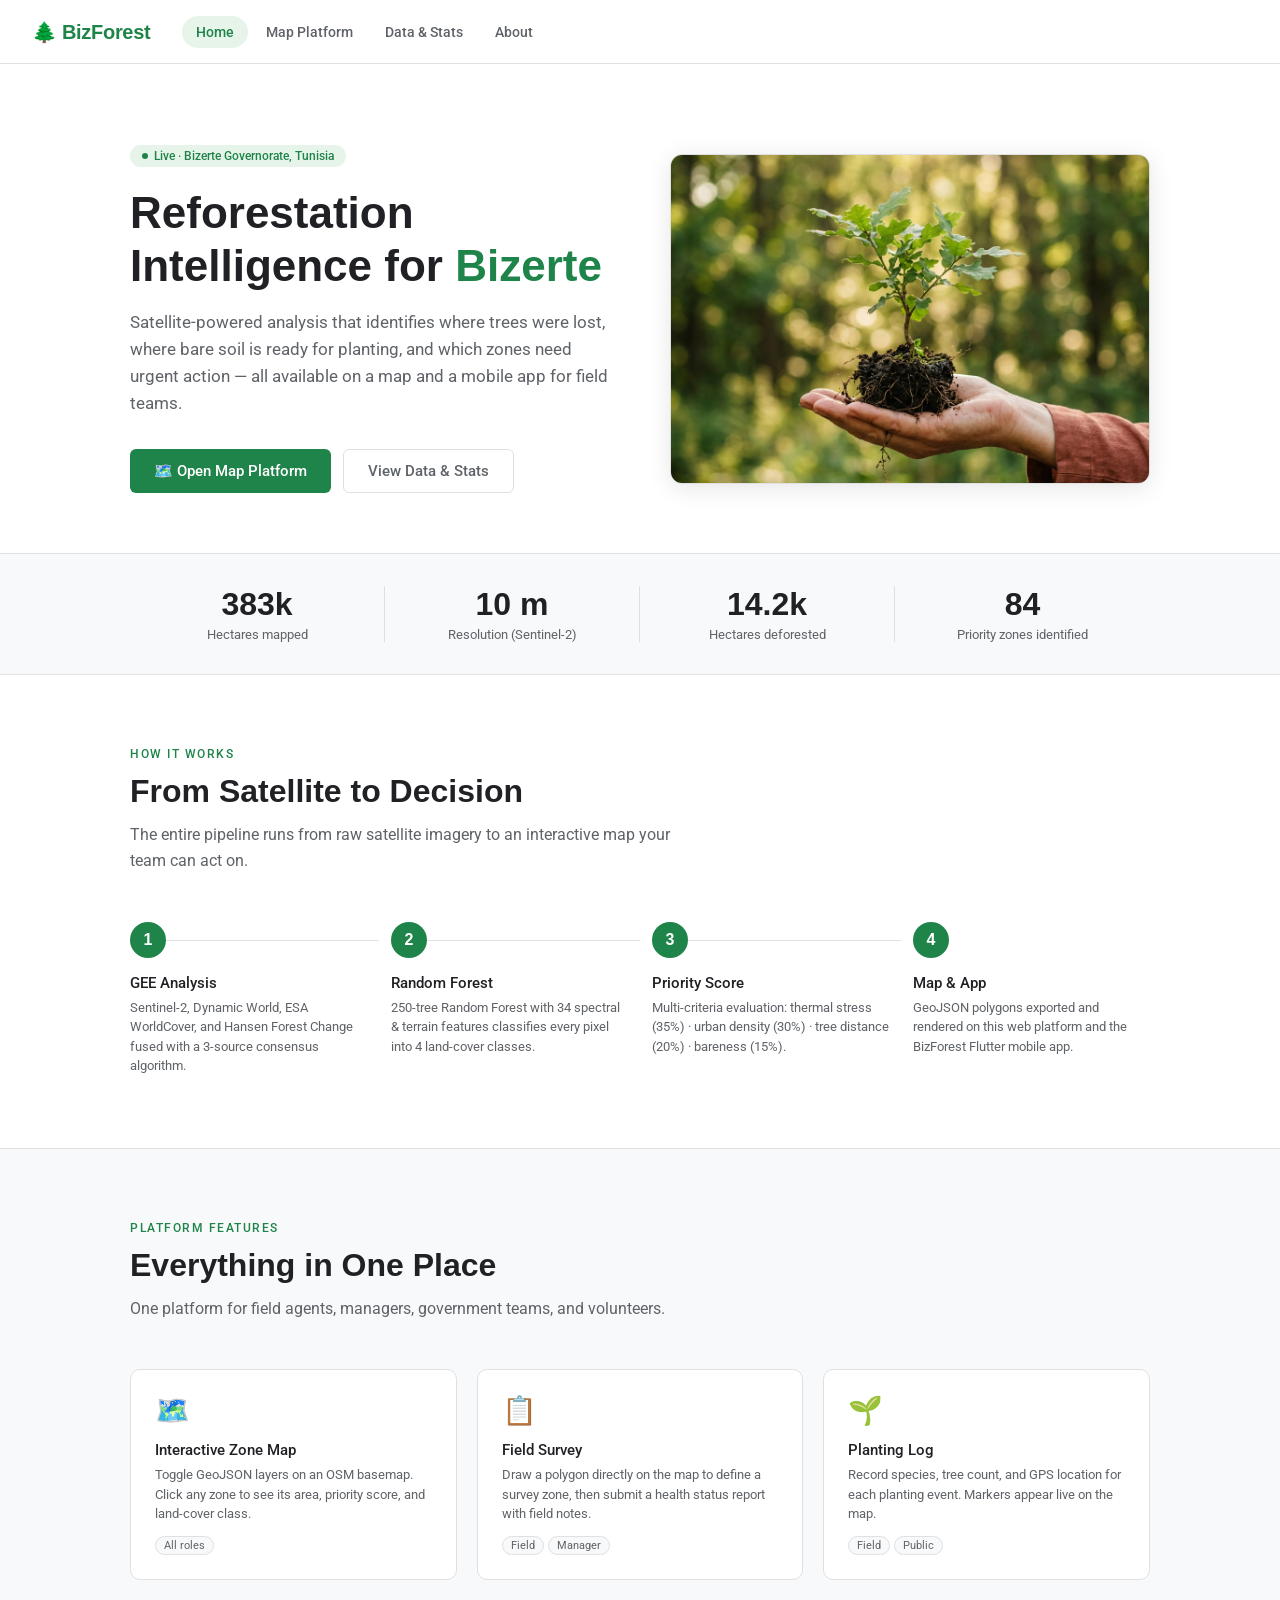
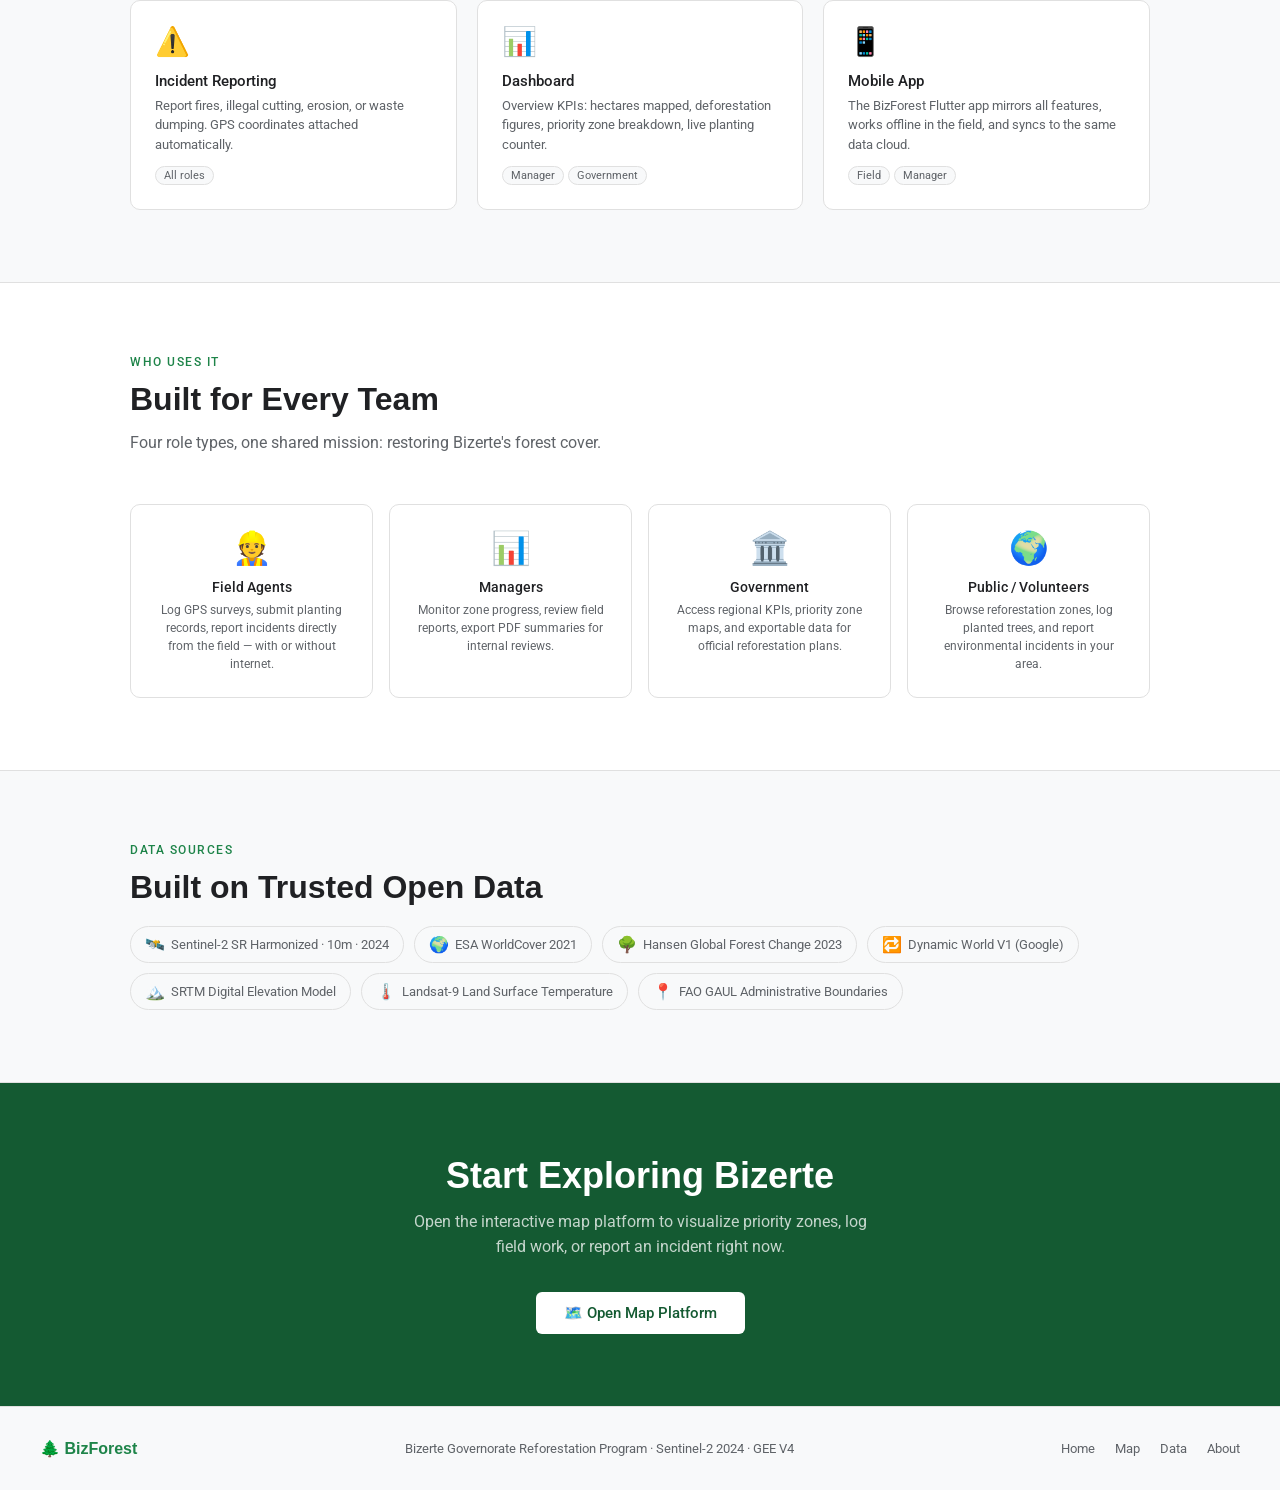
<file: bizforest_website/index.html>
<!DOCTYPE html>
<html lang="en">
<head>
  <meta charset="UTF-8" />
  <meta name="viewport" content="width=device-width, initial-scale=1.0" />
  <title>BizForest — Reforestation Intelligence for Bizerte</title>
  <link rel="preconnect" href="https://fonts.googleapis.com" />
  <link href="https://fonts.googleapis.com/css2?family=Google+Sans:wght@400;500;700&family=Roboto:wght@300;400;500&display=swap" rel="stylesheet" />
  <link rel="stylesheet" href="assets/nav.css" />
  <style>
    *, *::before, *::after { box-sizing: border-box; margin: 0; padding: 0; }
    :root {
      --green: #1e8449;
      --green-dark: #145a32;
      --green-light: #e6f4ea;
      --accent: #1a73e8;
      --accent-light: #e8f0fe;
      --text: #202124;
      --text2: #5f6368;
      --border: #e0e0e0;
      --bg: #f8f9fa;
      --surface: #ffffff;
      --red: #d93025;
      --orange: #f29900;
    }
    body { font-family: 'Roboto', sans-serif; color: var(--text); background: var(--surface); }
    a { text-decoration: none; color: inherit; }

    /* ── NAV ── */
    nav {
      position: sticky; top: 0; z-index: 100;
      height: 64px;
      background: var(--surface);
      border-bottom: 1px solid var(--border);
      display: flex; align-items: center;
      padding: 0 40px; gap: 32px;
    }
    .nav-logo {
      display: flex; align-items: center; gap: 8px;
      font-family: 'Google Sans', sans-serif; font-size: 20px; font-weight: 700; color: var(--green);
    }
    .nav-links { display: flex; gap: 4px; margin-left: 24px; }
    .nav-link {
      padding: 8px 14px; border-radius: 20px;
      font-size: 14px; font-weight: 500; color: var(--text2);
      transition: background 0.15s, color 0.15s;
    }
    .nav-link:hover { background: var(--bg); color: var(--text); }
    .nav-link.active { background: var(--green-light); color: var(--green); }
    .nav-cta {
      margin-left: auto; padding: 8px 20px; border-radius: 6px;
      background: var(--green); color: white;
      font-size: 14px; font-weight: 500;
      transition: background 0.15s;
    }
    .nav-cta:hover { background: var(--green-dark); }

    /* ── HERO ── */
    .hero {
      padding: 80px 40px 60px;
      max-width: 1100px; margin: 0 auto;
      display: grid; grid-template-columns: 1fr 1fr; gap: 60px; align-items: center;
    }
    .hero-badge {
      display: inline-flex; align-items: center; gap: 6px;
      background: var(--green-light); color: var(--green);
      font-size: 12px; font-weight: 500; padding: 4px 12px; border-radius: 12px;
      margin-bottom: 20px;
    }
    .dot { width: 6px; height: 6px; border-radius: 50%; background: var(--green); }
    h1 {
      font-family: 'Google Sans', sans-serif; font-size: 44px; font-weight: 700;
      color: var(--text); line-height: 1.2; margin-bottom: 16px;
    }
    h1 span { color: var(--green); }
    .hero-desc { font-size: 17px; color: var(--text2); line-height: 1.6; margin-bottom: 32px; }
    .hero-actions { display: flex; gap: 12px; }
    .btn-primary {
      display: inline-flex; align-items: center; gap: 8px;
      padding: 12px 24px; border-radius: 6px;
      background: var(--green); color: white;
      font-size: 15px; font-weight: 500;
      transition: background 0.15s;
    }
    .btn-primary:hover { background: var(--green-dark); }
    .btn-outlined {
      display: inline-flex; align-items: center; gap: 8px;
      padding: 12px 24px; border-radius: 6px;
      border: 1px solid var(--border); color: var(--text2);
      font-size: 15px; font-weight: 500;
      transition: background 0.15s;
    }
    .btn-outlined:hover { background: var(--bg); }

    /* Hero map preview */
    .hero-map-preview {
      background: var(--bg); border-radius: 12px; border: 1px solid var(--border);
      overflow: hidden; aspect-ratio: 16/11;
      position: relative; box-shadow: 0 4px 24px rgba(0,0,0,0.10);
    }
    .preview-img {
      width: 100%; height: 100%;
      background: linear-gradient(135deg, #e6f4ea 0%, #c8e6c9 40%, #a5d6a7 60%, #81c784 100%);
      display: flex; align-items: center; justify-content: center;
      font-size: 80px; color: rgba(30,132,73,0.15);
    }
    .preview-overlay {
      position: absolute; inset: 0;
      background: url('data:image/svg+xml,<svg xmlns="http://www.w3.org/2000/svg" width="100" height="100"><rect fill="rgba(30,132,73,0.05)" width="100" height="100"/><circle cx="30" cy="40" r="15" fill="rgba(211,47,47,0.4)"/><circle cx="70" cy="60" r="10" fill="rgba(242,153,0,0.4)"/><circle cx="50" cy="30" r="20" fill="rgba(30,132,73,0.3)"/></svg>') center/cover;
    }
    .preview-badge {
      position: absolute; top: 12px; left: 12px;
      background: rgba(255,255,255,0.9); backdrop-filter: blur(4px);
      border: 1px solid var(--border); border-radius: 6px;
      padding: 8px 12px; font-size: 12px; font-weight: 500; color: var(--text);
      display: flex; gap: 6px; align-items: center;
    }

    /* ── STATS BAR ── */
    .stats-bar {
      border-top: 1px solid var(--border); border-bottom: 1px solid var(--border);
      background: var(--bg);
    }
    .stats-bar-inner {
      max-width: 1100px; margin: 0 auto; padding: 32px 40px;
      display: grid; grid-template-columns: repeat(4, 1fr); gap: 0;
    }
    .stat-item {
      text-align: center; padding: 0 24px;
      border-right: 1px solid var(--border);
    }
    .stat-item:last-child { border-right: none; }
    .stat-val { font-family: 'Google Sans', sans-serif; font-size: 32px; font-weight: 700; color: var(--text); }
    .stat-lbl { font-size: 13px; color: var(--text2); margin-top: 4px; }

    /* ── HOW IT WORKS ── */
    .section { padding: 72px 40px; max-width: 1100px; margin: 0 auto; }
    .section-tag {
      font-size: 12px; font-weight: 500; text-transform: uppercase; letter-spacing: 1.5px;
      color: var(--green); margin-bottom: 12px;
    }
    h2 { font-family: 'Google Sans', sans-serif; font-size: 32px; font-weight: 700; color: var(--text); margin-bottom: 12px; }
    .section-desc { font-size: 16px; color: var(--text2); max-width: 560px; line-height: 1.6; margin-bottom: 48px; }

    .steps { display: grid; grid-template-columns: repeat(4, 1fr); gap: 24px; }
    .step { position: relative; }
    .step-num {
      width: 36px; height: 36px; border-radius: 50%;
      background: var(--green); color: white;
      font-family: 'Google Sans', sans-serif; font-size: 16px; font-weight: 700;
      display: flex; align-items: center; justify-content: center;
      margin-bottom: 16px;
    }
    .step-title { font-size: 15px; font-weight: 500; color: var(--text); margin-bottom: 6px; }
    .step-desc { font-size: 13px; color: var(--text2); line-height: 1.5; }
    .step-connector {
      position: absolute; top: 18px; left: 36px; right: -12px;
      height: 1px; background: var(--border);
    }
    .step:last-child .step-connector { display: none; }

    /* ── FEATURES ── */
    .features-grid { display: grid; grid-template-columns: repeat(3, 1fr); gap: 20px; }
    .feature-card {
      border: 1px solid var(--border); border-radius: 10px; padding: 24px;
      background: var(--surface); transition: box-shadow 0.2s, border-color 0.2s;
    }
    .feature-card:hover { box-shadow: 0 4px 16px rgba(0,0,0,0.08); border-color: var(--green); }
    .feature-icon { font-size: 28px; margin-bottom: 14px; }
    .feature-title { font-size: 15px; font-weight: 500; color: var(--text); margin-bottom: 6px; }
    .feature-desc { font-size: 13px; color: var(--text2); line-height: 1.5; }
    .feature-roles { margin-top: 12px; display: flex; gap: 4px; flex-wrap: wrap; }
    .role-chip {
      font-size: 11px; padding: 2px 8px; border-radius: 10px;
      background: var(--bg); color: var(--text2); border: 1px solid var(--border);
    }

    /* ── WHO SECTION ── */
    .who-grid { display: grid; grid-template-columns: repeat(4, 1fr); gap: 16px; }
    .who-card {
      border-radius: 10px; padding: 24px; text-align: center;
      border: 1px solid var(--border); background: var(--surface);
    }
    .who-icon { font-size: 32px; margin-bottom: 12px; }
    .who-role { font-size: 14px; font-weight: 500; color: var(--text); margin-bottom: 6px; }
    .who-desc { font-size: 12px; color: var(--text2); line-height: 1.5; }

    /* ── DATA SECTION ── */
    .data-chips { display: flex; gap: 10px; flex-wrap: wrap; margin-top: 20px; }
    .data-chip {
      display: inline-flex; align-items: center; gap: 6px;
      padding: 8px 14px; border-radius: 20px;
      border: 1px solid var(--border); background: var(--bg);
      font-size: 13px; color: var(--text2);
    }
    .data-chip span { font-size: 16px; }

    /* ── CTA SECTION ── */
    .cta-section {
      background: var(--green-dark); color: white;
      padding: 72px 40px; text-align: center;
    }
    .cta-section h2 { color: white; font-size: 36px; margin-bottom: 12px; }
    .cta-section p { font-size: 16px; opacity: 0.75; max-width: 480px; margin: 0 auto 32px; line-height: 1.6; }
    .btn-white {
      display: inline-flex; align-items: center; gap: 8px;
      padding: 12px 28px; border-radius: 6px;
      background: white; color: var(--green-dark);
      font-size: 15px; font-weight: 500;
      transition: opacity 0.15s;
    }
    .btn-white:hover { opacity: 0.9; }

    /* ── FOOTER ── */
    footer {
      background: var(--bg); border-top: 1px solid var(--border);
      padding: 32px 40px;
      display: flex; align-items: center; justify-content: space-between;
      font-size: 13px; color: var(--text2);
    }
    .footer-logo { font-family: 'Google Sans', sans-serif; font-weight: 700; color: var(--green); font-size: 16px; }
    .footer-links { display: flex; gap: 20px; }
    .footer-links a { color: var(--text2); }
    .footer-links a:hover { color: var(--text); }
  </style>
</head>
<body>

  <!-- NAV -->
  <nav class="site-nav">
    <div class="nav-logo">🌲 BizForest</div>
    <div class="nav-links">
      <a class="nav-link active" href="index.html">Home</a>
      <a class="nav-link" href="map.html">Map Platform</a>
      <a class="nav-link" href="data.html">Data & Stats</a>
      <a class="nav-link" href="about.html">About</a>
    </div>
  </nav>

  <!-- HERO -->
  <div class="hero">
    <div>
      <div class="hero-badge"><span class="dot"></span> Live · Bizerte Governorate, Tunisia</div>
      <h1>Reforestation Intelligence for <span>Bizerte</span></h1>
      <p class="hero-desc">
        Satellite-powered analysis that identifies where trees were lost, where bare soil is ready for planting,
        and which zones need urgent action — all available on a map and a mobile app for field teams.
      </p>
      <div class="hero-actions">
        <a class="btn-primary" href="map.html">🗺️ Open Map Platform</a>
        <a class="btn-outlined" href="data.html">View Data & Stats</a>
      </div>
    </div>
    <div class="hero-map-preview">
      <img src="assets/tree_hero.png" alt="Hand holding a small tree — BizForest reforestation" style="width:100%;height:100%;object-fit:cover;display:block;" />
    </div>
  </div>

  <!-- STATS BAR -->
  <div class="stats-bar">
    <div class="stats-bar-inner">
      <div class="stat-item">
        <div class="stat-val">383k</div>
        <div class="stat-lbl">Hectares mapped</div>
      </div>
      <div class="stat-item">
        <div class="stat-val">10 m</div>
        <div class="stat-lbl">Resolution (Sentinel-2)</div>
      </div>
      <div class="stat-item">
        <div class="stat-val">14.2k</div>
        <div class="stat-lbl">Hectares deforested</div>
      </div>
      <div class="stat-item">
        <div class="stat-val">84</div>
        <div class="stat-lbl">Priority zones identified</div>
      </div>
    </div>
  </div>

  <!-- HOW IT WORKS -->
  <div class="section">
    <div class="section-tag">How it works</div>
    <h2>From Satellite to Decision</h2>
    <p class="section-desc">The entire pipeline runs from raw satellite imagery to an interactive map your team can act on.</p>

    <div class="steps">
      <div class="step">
        <div class="step-connector"></div>
        <div class="step-num">1</div>
        <div class="step-title">GEE Analysis</div>
        <div class="step-desc">Sentinel-2, Dynamic World, ESA WorldCover, and Hansen Forest Change fused with a 3-source consensus algorithm.</div>
      </div>
      <div class="step">
        <div class="step-connector"></div>
        <div class="step-num">2</div>
        <div class="step-title">Random Forest</div>
        <div class="step-desc">250-tree Random Forest with 34 spectral & terrain features classifies every pixel into 4 land-cover classes.</div>
      </div>
      <div class="step">
        <div class="step-connector"></div>
        <div class="step-num">3</div>
        <div class="step-title">Priority Score</div>
        <div class="step-desc">Multi-criteria evaluation: thermal stress (35%) · urban density (30%) · tree distance (20%) · bareness (15%).</div>
      </div>
      <div class="step">
        <div class="step-connector"></div>
        <div class="step-num">4</div>
        <div class="step-title">Map & App</div>
        <div class="step-desc">GeoJSON polygons exported and rendered on this web platform and the BizForest Flutter mobile app.</div>
      </div>
    </div>
  </div>

  <!-- FEATURES -->
  <div style="background:var(--bg); border-top:1px solid var(--border); border-bottom:1px solid var(--border);">
    <div class="section">
      <div class="section-tag">Platform Features</div>
      <h2>Everything in One Place</h2>
      <p class="section-desc">One platform for field agents, managers, government teams, and volunteers.</p>
      <div class="features-grid">
        <div class="feature-card">
          <div class="feature-icon">🗺️</div>
          <div class="feature-title">Interactive Zone Map</div>
          <div class="feature-desc">Toggle GeoJSON layers on an OSM basemap. Click any zone to see its area, priority score, and land-cover class.</div>
          <div class="feature-roles"><span class="role-chip">All roles</span></div>
        </div>
        <div class="feature-card">
          <div class="feature-icon">📋</div>
          <div class="feature-title">Field Survey</div>
          <div class="feature-desc">Draw a polygon directly on the map to define a survey zone, then submit a health status report with field notes.</div>
          <div class="feature-roles"><span class="role-chip">Field</span><span class="role-chip">Manager</span></div>
        </div>
        <div class="feature-card">
          <div class="feature-icon">🌱</div>
          <div class="feature-title">Planting Log</div>
          <div class="feature-desc">Record species, tree count, and GPS location for each planting event. Markers appear live on the map.</div>
          <div class="feature-roles"><span class="role-chip">Field</span><span class="role-chip">Public</span></div>
        </div>
        <div class="feature-card">
          <div class="feature-icon">⚠️</div>
          <div class="feature-title">Incident Reporting</div>
          <div class="feature-desc">Report fires, illegal cutting, erosion, or waste dumping. GPS coordinates attached automatically.</div>
          <div class="feature-roles"><span class="role-chip">All roles</span></div>
        </div>
        <div class="feature-card">
          <div class="feature-icon">📊</div>
          <div class="feature-title">Dashboard</div>
          <div class="feature-desc">Overview KPIs: hectares mapped, deforestation figures, priority zone breakdown, live planting counter.</div>
          <div class="feature-roles"><span class="role-chip">Manager</span><span class="role-chip">Government</span></div>
        </div>
        <div class="feature-card">
          <div class="feature-icon">📱</div>
          <div class="feature-title">Mobile App</div>
          <div class="feature-desc">The BizForest Flutter app mirrors all features, works offline in the field, and syncs to the same data cloud.</div>
          <div class="feature-roles"><span class="role-chip">Field</span><span class="role-chip">Manager</span></div>
        </div>
      </div>
    </div>
  </div>

  <!-- WHO -->
  <div class="section">
    <div class="section-tag">Who Uses It</div>
    <h2>Built for Every Team</h2>
    <p class="section-desc">Four role types, one shared mission: restoring Bizerte's forest cover.</p>
    <div class="who-grid">
      <div class="who-card">
        <div class="who-icon">👷</div>
        <div class="who-role">Field Agents</div>
        <div class="who-desc">Log GPS surveys, submit planting records, report incidents directly from the field — with or without internet.</div>
      </div>
      <div class="who-card">
        <div class="who-icon">📊</div>
        <div class="who-role">Managers</div>
        <div class="who-desc">Monitor zone progress, review field reports, export PDF summaries for internal reviews.</div>
      </div>
      <div class="who-card">
        <div class="who-icon">🏛️</div>
        <div class="who-role">Government</div>
        <div class="who-desc">Access regional KPIs, priority zone maps, and exportable data for official reforestation plans.</div>
      </div>
      <div class="who-card">
        <div class="who-icon">🌍</div>
        <div class="who-role">Public / Volunteers</div>
        <div class="who-desc">Browse reforestation zones, log planted trees, and report environmental incidents in your area.</div>
      </div>
    </div>
  </div>

  <!-- DATA SOURCES -->
  <div style="background:var(--bg); border-top:1px solid var(--border); border-bottom:1px solid var(--border);">
    <div class="section">
      <div class="section-tag">Data Sources</div>
      <h2>Built on Trusted Open Data</h2>
      <div class="data-chips">
        <div class="data-chip"><span>🛰️</span> Sentinel-2 SR Harmonized · 10m · 2024</div>
        <div class="data-chip"><span>🌍</span> ESA WorldCover 2021</div>
        <div class="data-chip"><span>🌳</span> Hansen Global Forest Change 2023</div>
        <div class="data-chip"><span>🔁</span> Dynamic World V1 (Google)</div>
        <div class="data-chip"><span>🏔️</span> SRTM Digital Elevation Model</div>
        <div class="data-chip"><span>🌡️</span> Landsat-9 Land Surface Temperature</div>
        <div class="data-chip"><span>📍</span> FAO GAUL Administrative Boundaries</div>
      </div>
    </div>
  </div>

  <!-- CTA -->
  <div class="cta-section">
    <h2>Start Exploring Bizerte</h2>
    <p>Open the interactive map platform to visualize priority zones, log field work, or report an incident right now.</p>
    <a class="btn-white" href="map.html">🗺️ Open Map Platform</a>
  </div>

  <!-- FOOTER -->
  <footer>
    <div class="footer-logo">🌲 BizForest</div>
    <div>Bizerte Governorate Reforestation Program · Sentinel-2 2024 · GEE V4</div>
    <div class="footer-links">
      <a href="index.html">Home</a>
      <a href="map.html">Map</a>
      <a href="data.html">Data</a>
      <a href="about.html">About</a>
    </div>
  </footer>

</body>
</html>
</file>
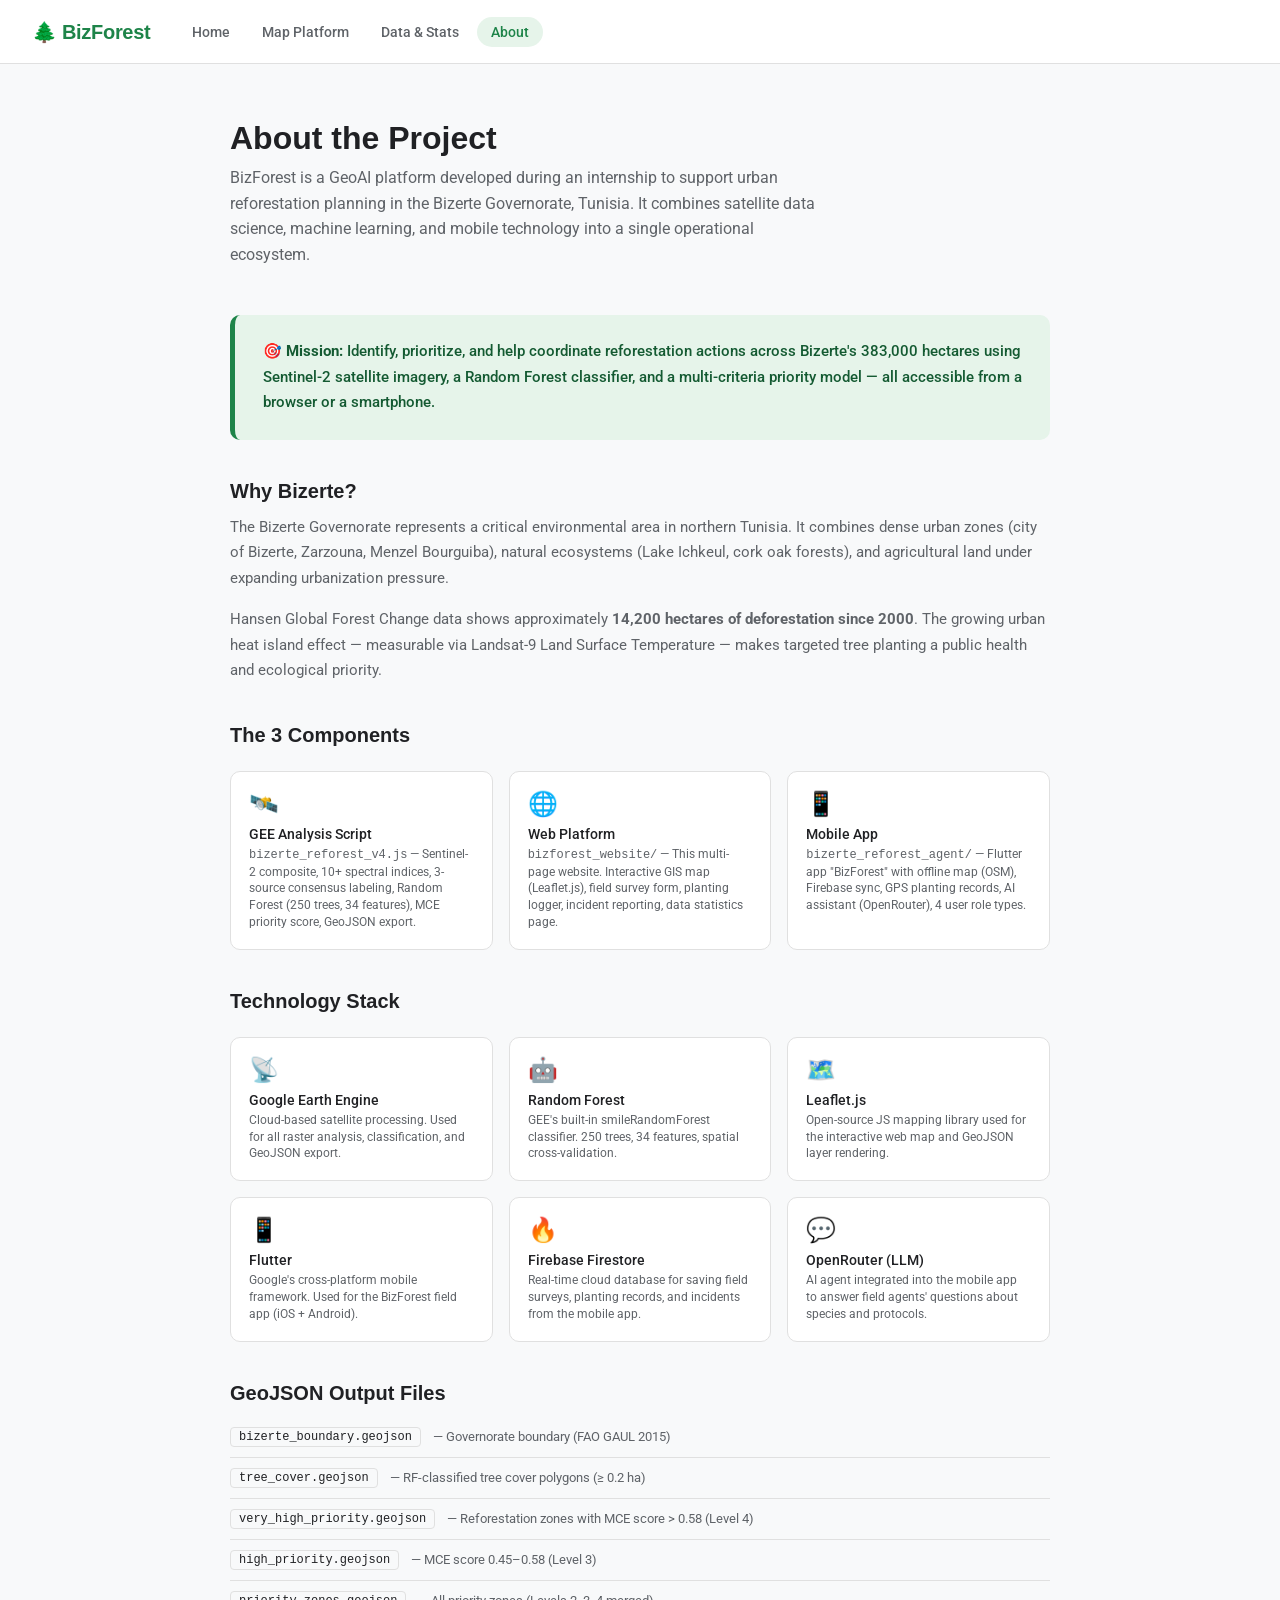
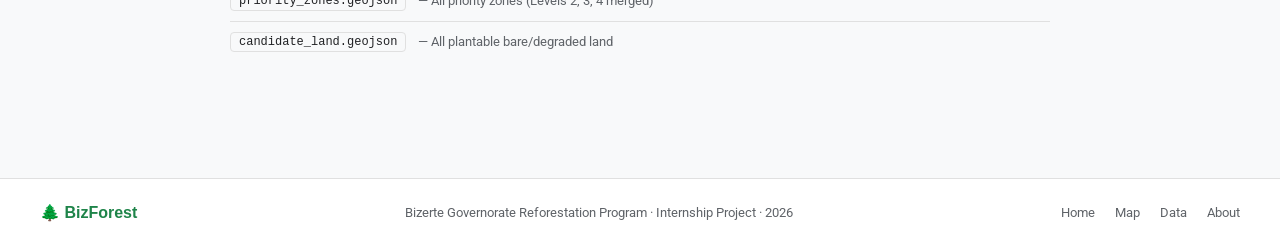
<file: bizforest_website/about.html>
<!DOCTYPE html>
<html lang="en">
<head>
  <meta charset="UTF-8" />
  <meta name="viewport" content="width=device-width, initial-scale=1.0" />
  <title>About — BizForest</title>
  <link rel="preconnect" href="https://fonts.googleapis.com" />
  <link href="https://fonts.googleapis.com/css2?family=Google+Sans:wght@400;500;700&family=Roboto:wght@300;400;500&display=swap" rel="stylesheet" />
  <link rel="stylesheet" href="assets/nav.css" />
  <style>
    *, *::before, *::after { box-sizing: border-box; margin: 0; padding: 0; }
    :root {
      --green: #1e8449; --green-dark: #145a32; --green-light: #e6f4ea;
      --text: #202124; --text2: #5f6368; --border: #e0e0e0;
      --bg: #f8f9fa; --surface: #ffffff;
    }
    body { font-family: 'Roboto', sans-serif; color: var(--text); background: var(--bg); }
    a { text-decoration: none; color: inherit; }

    nav.site-nav { position: sticky; top: 0; }

    .page { max-width: 900px; margin: 0 auto; padding: 56px 40px; }
    .page-title { font-family: 'Google Sans', sans-serif; font-size: 32px; font-weight: 700; margin-bottom: 8px; }
    .page-sub { font-size: 16px; color: var(--text2); line-height: 1.6; max-width: 600px; margin-bottom: 48px; }

    h2 { font-family: 'Google Sans', sans-serif; font-size: 20px; font-weight: 700; color: var(--text); margin-bottom: 12px; margin-top: 40px; }
    p { font-size: 15px; color: var(--text2); line-height: 1.7; margin-bottom: 16px; }

    .highlight-box {
      background: var(--green-light); border-radius: 10px; padding: 24px 28px;
      border-left: 5px solid var(--green); margin: 24px 0;
    }
    .highlight-box p { color: var(--green-dark); margin: 0; font-weight: 500; }

    .tech-grid { display: grid; grid-template-columns: repeat(3, 1fr); gap: 16px; margin: 24px 0; }
    .tech-card {
      background: var(--surface); border: 1px solid var(--border); border-radius: 10px; padding: 18px;
    }
    .tech-icon { font-size: 24px; margin-bottom: 8px; }
    .tech-name { font-size: 14px; font-weight: 500; color: var(--text); margin-bottom: 4px; }
    .tech-desc { font-size: 12px; color: var(--text2); line-height: 1.4; }

    .file-list { list-style: none; padding: 0; }
    .file-list li {
      display: flex; align-items: center; gap: 12px;
      padding: 10px 0; border-bottom: 1px solid var(--border);
      font-size: 14px;
    }
    .file-list li:last-child { border-bottom: none; }
    .file-list code { font-family: 'Courier New', monospace; font-size: 12px; background: var(--bg); padding: 2px 8px; border-radius: 4px; border: 1px solid var(--border); }
    .file-list .file-desc { color: var(--text2); font-size: 13px; }

    footer {
      background: var(--surface); border-top: 1px solid var(--border);
      padding: 24px 40px; display: flex; align-items: center; justify-content: space-between;
      font-size: 13px; color: var(--text2); margin-top: 60px;
    }
    .footer-logo { font-family: 'Google Sans', sans-serif; font-weight: 700; color: var(--green); font-size: 16px; }
    .footer-links { display: flex; gap: 20px; }
    .footer-links a { color: var(--text2); }
    .footer-links a:hover { color: var(--text); }
  </style>
</head>
<body>

  <nav class="site-nav">
    <div class="nav-logo">🌲 BizForest</div>
    <div class="nav-links">
      <a class="nav-link" href="index.html">Home</a>
      <a class="nav-link" href="map.html">Map Platform</a>
      <a class="nav-link" href="data.html">Data & Stats</a>
      <a class="nav-link active" href="about.html">About</a>
    </div>
  </nav>

  <div class="page">
    <div class="page-title">About the Project</div>
    <p class="page-sub">
      BizForest is a GeoAI platform developed during an internship to support urban reforestation
      planning in the Bizerte Governorate, Tunisia. It combines satellite data science, machine learning,
      and mobile technology into a single operational ecosystem.
    </p>

    <div class="highlight-box">
      <p>
        🎯 <strong>Mission:</strong> Identify, prioritize, and help coordinate reforestation actions
        across Bizerte's 383,000 hectares using Sentinel-2 satellite imagery, a Random Forest classifier,
        and a multi-criteria priority model — all accessible from a browser or a smartphone.
      </p>
    </div>

    <h2>Why Bizerte?</h2>
    <p>
      The Bizerte Governorate represents a critical environmental area in northern Tunisia.
      It combines dense urban zones (city of Bizerte, Zarzouna, Menzel Bourguiba), natural
      ecosystems (Lake Ichkeul, cork oak forests), and agricultural land under expanding urbanization pressure.
    </p>
    <p>
      Hansen Global Forest Change data shows approximately <strong>14,200 hectares of deforestation
      since 2000</strong>. The growing urban heat island effect — measurable via Landsat-9 Land Surface
      Temperature — makes targeted tree planting a public health and ecological priority.
    </p>

    <h2>The 3 Components</h2>

    <div class="tech-grid">
      <div class="tech-card">
        <div class="tech-icon">🛰️</div>
        <div class="tech-name">GEE Analysis Script</div>
        <div class="tech-desc"><code>bizerte_reforest_v4.js</code> — Sentinel-2 composite, 10+ spectral indices, 3-source consensus labeling, Random Forest (250 trees, 34 features), MCE priority score, GeoJSON export.</div>
      </div>
      <div class="tech-card">
        <div class="tech-icon">🌐</div>
        <div class="tech-name">Web Platform</div>
        <div class="tech-desc"><code>bizforest_website/</code> — This multi-page website. Interactive GIS map (Leaflet.js), field survey form, planting logger, incident reporting, data statistics page.</div>
      </div>
      <div class="tech-card">
        <div class="tech-icon">📱</div>
        <div class="tech-name">Mobile App</div>
        <div class="tech-desc"><code>bizerte_reforest_agent/</code> — Flutter app "BizForest" with offline map (OSM), Firebase sync, GPS planting records, AI assistant (OpenRouter), 4 user role types.</div>
      </div>
    </div>

    <h2>Technology Stack</h2>
    <div class="tech-grid">
      <div class="tech-card">
        <div class="tech-icon">📡</div>
        <div class="tech-name">Google Earth Engine</div>
        <div class="tech-desc">Cloud-based satellite processing. Used for all raster analysis, classification, and GeoJSON export.</div>
      </div>
      <div class="tech-card">
        <div class="tech-icon">🤖</div>
        <div class="tech-name">Random Forest</div>
        <div class="tech-desc">GEE's built-in smileRandomForest classifier. 250 trees, 34 features, spatial cross-validation.</div>
      </div>
      <div class="tech-card">
        <div class="tech-icon">🗺️</div>
        <div class="tech-name">Leaflet.js</div>
        <div class="tech-desc">Open-source JS mapping library used for the interactive web map and GeoJSON layer rendering.</div>
      </div>
      <div class="tech-card">
        <div class="tech-icon">📱</div>
        <div class="tech-name">Flutter</div>
        <div class="tech-desc">Google's cross-platform mobile framework. Used for the BizForest field app (iOS + Android).</div>
      </div>
      <div class="tech-card">
        <div class="tech-icon">🔥</div>
        <div class="tech-name">Firebase Firestore</div>
        <div class="tech-desc">Real-time cloud database for saving field surveys, planting records, and incidents from the mobile app.</div>
      </div>
      <div class="tech-card">
        <div class="tech-icon">💬</div>
        <div class="tech-name">OpenRouter (LLM)</div>
        <div class="tech-desc">AI agent integrated into the mobile app to answer field agents' questions about species and protocols.</div>
      </div>
    </div>

    <h2>GeoJSON Output Files</h2>
    <ul class="file-list">
      <li><code>bizerte_boundary.geojson</code> <span class="file-desc">— Governorate boundary (FAO GAUL 2015)</span></li>
      <li><code>tree_cover.geojson</code> <span class="file-desc">— RF-classified tree cover polygons (≥ 0.2 ha)</span></li>
      <li><code>very_high_priority.geojson</code> <span class="file-desc">— Reforestation zones with MCE score &gt; 0.58 (Level 4)</span></li>
      <li><code>high_priority.geojson</code> <span class="file-desc">— MCE score 0.45–0.58 (Level 3)</span></li>
      <li><code>priority_zones.geojson</code> <span class="file-desc">— All priority zones (Levels 2, 3, 4 merged)</span></li>
      <li><code>candidate_land.geojson</code> <span class="file-desc">— All plantable bare/degraded land</span></li>
    </ul>
  </div>

  <footer>
    <div class="footer-logo">🌲 BizForest</div>
    <div>Bizerte Governorate Reforestation Program · Internship Project · 2026</div>
    <div class="footer-links">
      <a href="index.html">Home</a>
      <a href="map.html">Map</a>
      <a href="data.html">Data</a>
      <a href="about.html">About</a>
    </div>
  </footer>

</body>
</html>
</file>
<file: bizforest_website/assets/nav.css>
/* ── SHARED NAV — used by all pages ─────────────────── */
*, *::before, *::after { box-sizing: border-box; }

nav.site-nav {
  height: 64px;
  background: #ffffff;
  border-bottom: 1px solid #e0e0e0;
  display: flex;
  align-items: center;
  padding: 0 32px;
  gap: 8px;
  position: sticky;
  top: 0;
  z-index: 2000;
  flex-shrink: 0;
}

.nav-logo {
  display: flex;
  align-items: center;
  gap: 8px;
  font-family: 'Google Sans', sans-serif;
  font-size: 20px;
  font-weight: 700;
  color: #1e8449;
  text-decoration: none;
  white-space: nowrap;
  letter-spacing: -0.3px;
}

.nav-links {
  display: flex;
  gap: 4px;
  margin-left: 20px;
}

.nav-link {
  padding: 7px 14px;
  border-radius: 20px;
  font-size: 14px;
  font-weight: 500;
  color: #5f6368;
  text-decoration: none;
  transition: background 0.15s, color 0.15s;
  white-space: nowrap;
}

.nav-link:hover {
  background: #f8f9fa;
  color: #202124;
}

.nav-link.active {
  background: #e6f4ea;
  color: #1e8449;
}

.nav-cta {
  margin-left: auto;
  padding: 9px 22px;
  border-radius: 6px;
  background: #1e8449;
  color: white;
  font-size: 14px;
  font-weight: 500;
  text-decoration: none;
  transition: background 0.15s;
  white-space: nowrap;
}

.nav-cta:hover {
  background: #145a32;
  color: white;
}
</file>
